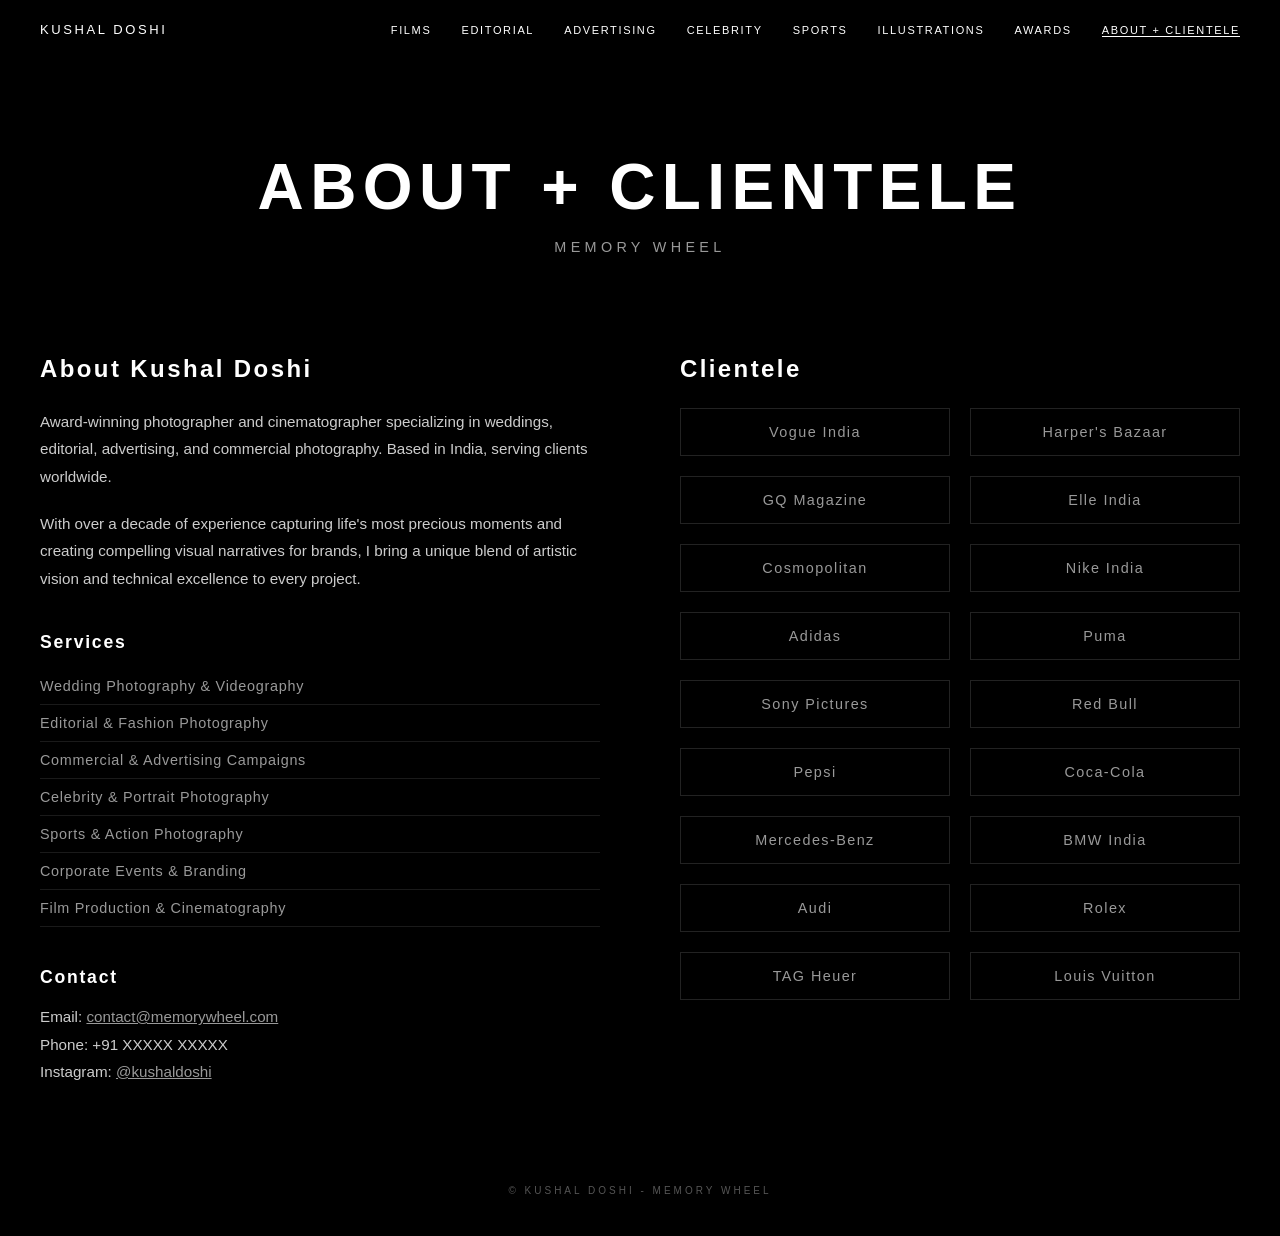
<file: about.html>
<!DOCTYPE html>
<html lang="en">
<head>
    <meta charset="UTF-8">
    <meta name="viewport" content="width=device-width, initial-scale=1.0">
    <title>About + Clientele - Kushal Doshi | Memory Wheel</title>
    <link href="https://fonts.googleapis.com/css2?family=Inter:wght@300;400;500;600;700&display=swap" rel="stylesheet">
    <link rel="stylesheet" href="styles.css">
</head>
<body>
    <nav>
        <div class="logo"><a href="index.html" style="color: inherit; text-decoration: none;">KUSHAL DOSHI</a></div>
        <div class="hamburger">
            <span></span>
            <span></span>
            <span></span>
        </div>
        <ul class="nav-links">
            <li><a href="films.html">FILMS</a></li>
            <li><a href="editorial.html">EDITORIAL</a></li>
            <li><a href="advertising.html">ADVERTISING</a></li>
            <li><a href="celebrity.html">CELEBRITY</a></li>
            <li><a href="sports.html">SPORTS</a></li>
            <li><a href="illustrations.html">ILLUSTRATIONS</a></li>
            <li><a href="awards.html">AWARDS</a></li>
            <li><a href="about.html" class="active">ABOUT + CLIENTELE</a></li>
        </ul>
    </nav>
    <section class="page-header">
        <h1>ABOUT + CLIENTELE</h1>
        <p>Memory Wheel</p>
    </section>
    <section class="about-content">
        <div class="about-bio">
            <h2>About Kushal Doshi</h2>
            <p>Award-winning photographer and cinematographer specializing in weddings, editorial, advertising, and commercial photography. Based in India, serving clients worldwide.</p>
            <p>With over a decade of experience capturing life's most precious moments and creating compelling visual narratives for brands, I bring a unique blend of artistic vision and technical excellence to every project.</p>
            
            <h3>Services</h3>
            <ul class="services-list">
                <li>Wedding Photography & Videography</li>
                <li>Editorial & Fashion Photography</li>
                <li>Commercial & Advertising Campaigns</li>
                <li>Celebrity & Portrait Photography</li>
                <li>Sports & Action Photography</li>
                <li>Corporate Events & Branding</li>
                <li>Film Production & Cinematography</li>
            </ul>

            <h3>Contact</h3>
            <p>
                Email: <a href="mailto:contact@memorywheel.com" style="color: #999;">contact@memorywheel.com</a><br>
                Phone: +91 XXXXX XXXXX<br>
                Instagram: <a href="#" style="color: #999;">@kushaldoshi</a>
            </p>
        </div>
        
        <div class="about-clients">
            <h2>Clientele</h2>
            <div class="clients-grid">
                <div class="client-name">Vogue India</div>
                <div class="client-name">Harper's Bazaar</div>
                <div class="client-name">GQ Magazine</div>
                <div class="client-name">Elle India</div>
                <div class="client-name">Cosmopolitan</div>
                <div class="client-name">Nike India</div>
                <div class="client-name">Adidas</div>
                <div class="client-name">Puma</div>
                <div class="client-name">Sony Pictures</div>
                <div class="client-name">Red Bull</div>
                <div class="client-name">Pepsi</div>
                <div class="client-name">Coca-Cola</div>
                <div class="client-name">Mercedes-Benz</div>
                <div class="client-name">BMW India</div>
                <div class="client-name">Audi</div>
                <div class="client-name">Rolex</div>
                <div class="client-name">TAG Heuer</div>
                <div class="client-name">Louis Vuitton</div>
            </div>
        </div>
    </section>
    <footer><p>© KUSHAL DOSHI - MEMORY WHEEL</p></footer>
    <script>
        // Mobile menu
        const hamburger=document.querySelector('.hamburger');
        const navLinks=document.querySelector('.nav-links');
        if(hamburger){hamburger.addEventListener('click',()=>{hamburger.classList.toggle('active');navLinks.classList.toggle('active');});document.querySelectorAll('.nav-links a').forEach(link=>{link.addEventListener('click',()=>{hamburger.classList.remove('active');navLinks.classList.remove('active');});});}
    </script>
</body>
</html>
</file>
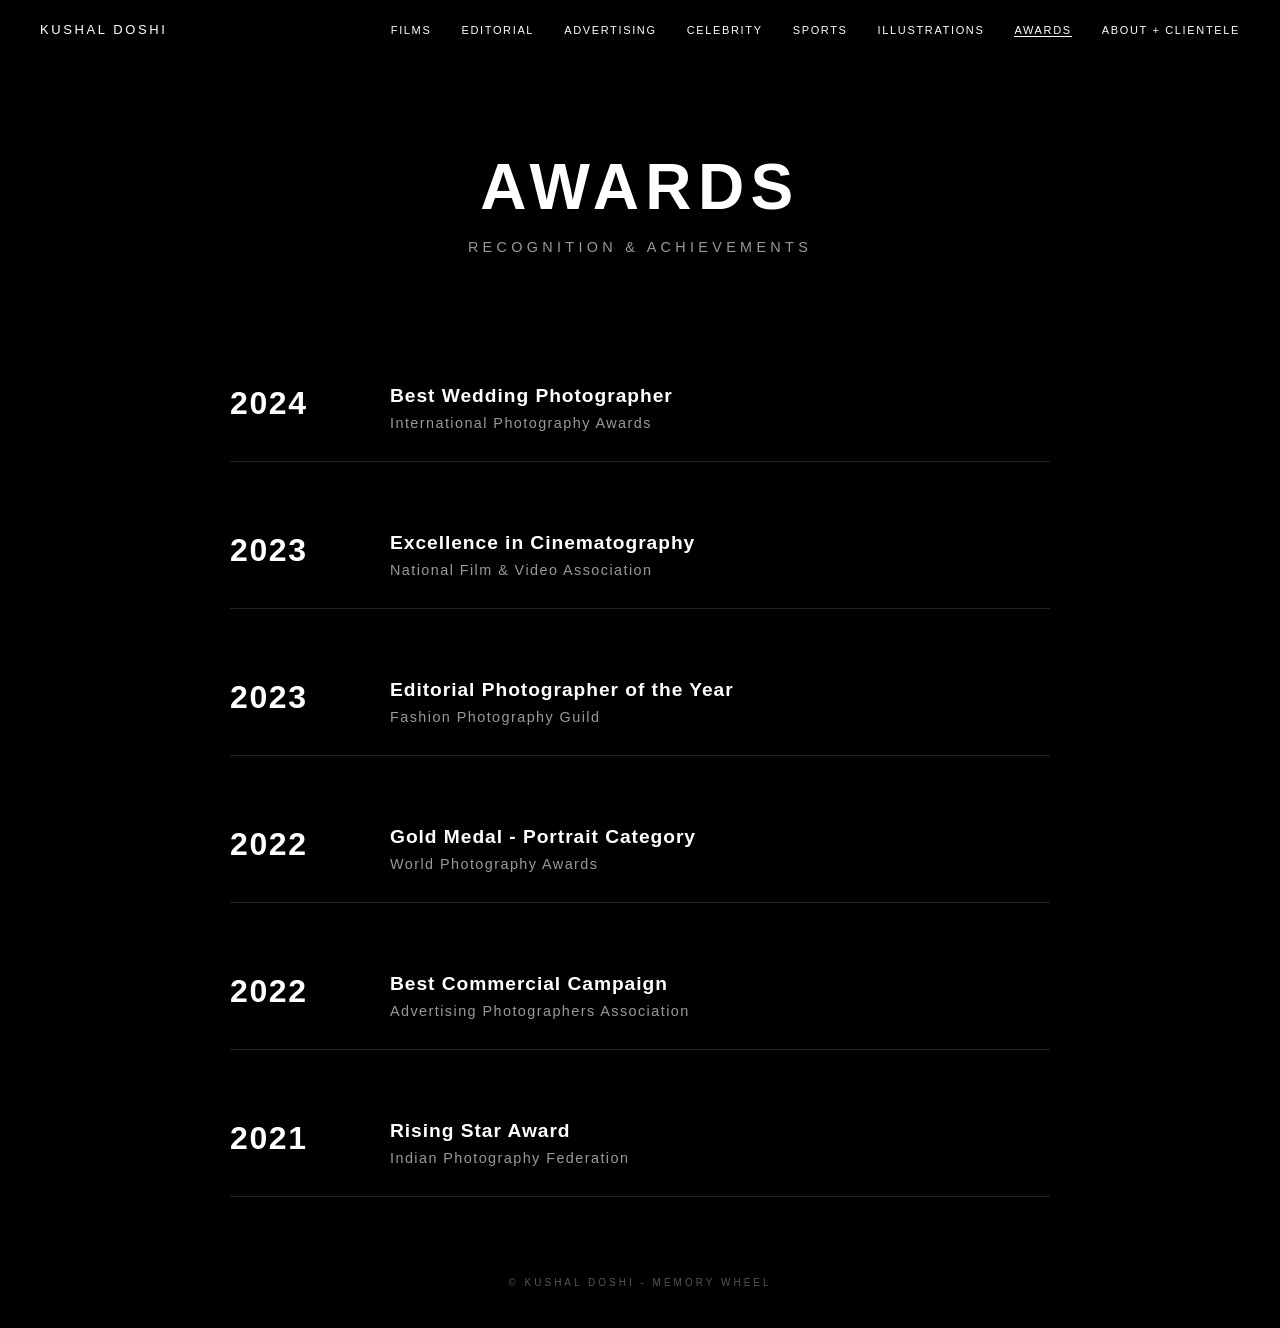
<file: awards.html>
<!DOCTYPE html>
<html lang="en">
<head>
    <meta charset="UTF-8">
    <meta name="viewport" content="width=device-width, initial-scale=1.0">
    <title>Awards - Kushal Doshi | Memory Wheel</title>
    <link href="https://fonts.googleapis.com/css2?family=Inter:wght@300;400;500;600;700&display=swap" rel="stylesheet">
    <link rel="stylesheet" href="styles.css">
</head>
<body>
    <nav>
        <div class="logo"><a href="index.html" style="color: inherit; text-decoration: none;">KUSHAL DOSHI</a></div>
        <div class="hamburger">
            <span></span>
            <span></span>
            <span></span>
        </div>
        <ul class="nav-links">
            <li><a href="films.html">FILMS</a></li>
            <li><a href="editorial.html">EDITORIAL</a></li>
            <li><a href="advertising.html">ADVERTISING</a></li>
            <li><a href="celebrity.html">CELEBRITY</a></li>
            <li><a href="sports.html">SPORTS</a></li>
            <li><a href="illustrations.html">ILLUSTRATIONS</a></li>
            <li><a href="awards.html" class="active">AWARDS</a></li>
            <li><a href="about.html">ABOUT + CLIENTELE</a></li>
        </ul>
    </nav>
    <section class="page-header">
        <h1>AWARDS</h1>
        <p>Recognition & Achievements</p>
    </section>
    <section class="awards-content">
        <div class="awards-list">
            <div class="award-item">
                <div class="award-year">2024</div>
                <div class="award-details">
                    <h3>Best Wedding Photographer</h3>
                    <p>International Photography Awards</p>
                </div>
            </div>
            <div class="award-item">
                <div class="award-year">2023</div>
                <div class="award-details">
                    <h3>Excellence in Cinematography</h3>
                    <p>National Film & Video Association</p>
                </div>
            </div>
            <div class="award-item">
                <div class="award-year">2023</div>
                <div class="award-details">
                    <h3>Editorial Photographer of the Year</h3>
                    <p>Fashion Photography Guild</p>
                </div>
            </div>
            <div class="award-item">
                <div class="award-year">2022</div>
                <div class="award-details">
                    <h3>Gold Medal - Portrait Category</h3>
                    <p>World Photography Awards</p>
                </div>
            </div>
            <div class="award-item">
                <div class="award-year">2022</div>
                <div class="award-details">
                    <h3>Best Commercial Campaign</h3>
                    <p>Advertising Photographers Association</p>
                </div>
            </div>
            <div class="award-item">
                <div class="award-year">2021</div>
                <div class="award-details">
                    <h3>Rising Star Award</h3>
                    <p>Indian Photography Federation</p>
                </div>
            </div>
        </div>
    </section>
    <footer><p>© KUSHAL DOSHI - MEMORY WHEEL</p></footer>
    <script>
        // Mobile menu
        const hamburger=document.querySelector('.hamburger');
        const navLinks=document.querySelector('.nav-links');
        if(hamburger){hamburger.addEventListener('click',()=>{hamburger.classList.toggle('active');navLinks.classList.toggle('active');});document.querySelectorAll('.nav-links a').forEach(link=>{link.addEventListener('click',()=>{hamburger.classList.remove('active');navLinks.classList.remove('active');});});}
    </script>
</body>
</html>
</file>
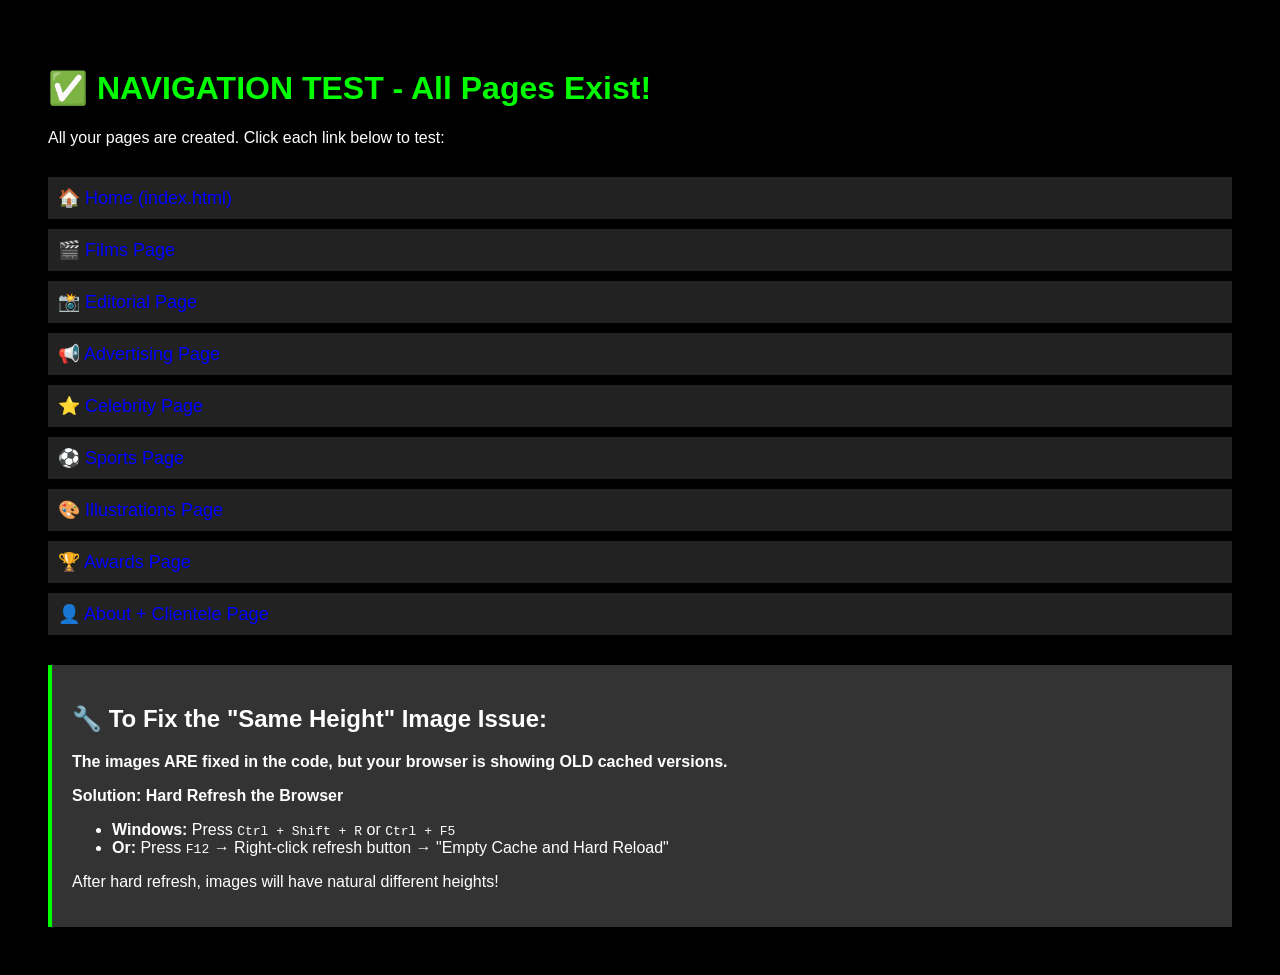
<file: TEST_NAVIGATION.html>
<!DOCTYPE html>
<html>
<head>
    <title>Navigation Test - Kushal Doshi</title>
    <style>
        body {
            background: #000;
            color: #fff;
            font-family: Arial, sans-serif;
            padding: 40px;
        }
        h1 { color: #0f0; }
        .links { margin: 30px 0; }
        .links a {
            display: block;
            color: #00f;
            font-size: 18px;
            margin: 10px 0;
            padding: 10px;
            background: #222;
            text-decoration: none;
        }
        .links a:hover { background: #444; }
        .note {
            background: #333;
            padding: 20px;
            margin-top: 30px;
            border-left: 4px solid #0f0;
        }
    </style>
</head>
<body>
    <h1>✅ NAVIGATION TEST - All Pages Exist!</h1>
    
    <p>All your pages are created. Click each link below to test:</p>
    
    <div class="links">
        <a href="index.html">🏠 Home (index.html)</a>
        <a href="films.html">🎬 Films Page</a>
        <a href="editorial.html">📸 Editorial Page</a>
        <a href="advertising.html">📢 Advertising Page</a>
        <a href="celebrity.html">⭐ Celebrity Page</a>
        <a href="sports.html">⚽ Sports Page</a>
        <a href="illustrations.html">🎨 Illustrations Page</a>
        <a href="awards.html">🏆 Awards Page</a>
        <a href="about.html">👤 About + Clientele Page</a>
    </div>
    
    <div class="note">
        <h2>🔧 To Fix the "Same Height" Image Issue:</h2>
        <p><strong>The images ARE fixed in the code, but your browser is showing OLD cached versions.</strong></p>
        <p><strong>Solution: Hard Refresh the Browser</strong></p>
        <ul>
            <li><strong>Windows:</strong> Press <code>Ctrl + Shift + R</code> or <code>Ctrl + F5</code></li>
            <li><strong>Or:</strong> Press <code>F12</code> → Right-click refresh button → "Empty Cache and Hard Reload"</li>
        </ul>
        <p>After hard refresh, images will have natural different heights!</p>
    </div>
</body>
</html>
</file>
<file: styles.css>
/* ====================================
   KUSHAL DOSHI - MEMORY WHEEL
   Photography & Videography Portfolio
   ==================================== */

* {
    margin: 0;
    padding: 0;
    box-sizing: border-box;
}

body {
    font-family: "Helvetica Neue", Arial, sans-serif;
    background: #000000;
    color: #FFFFFF;
    overflow-x: hidden;
}

/* =====================================
   NAVIGATION BAR
   ===================================== */

nav {
    position: fixed;
    top: 0;
    left: 0;
    width: 100%;
    background: rgba(0, 0, 0, 0.85);
    backdrop-filter: blur(10px);
    z-index: 1000;
    padding: 20px 40px;
    display: flex;
    justify-content: space-between;
    align-items: center;
}

.logo {
    font-size: 13px;
    letter-spacing: 0.2em;
    text-transform: uppercase;
    font-weight: 500;
    color: #FFFFFF;
}

.nav-links {
    display: flex;
    gap: 30px;
    list-style: none;
}

.nav-links a {
    font-size: 11px;
    letter-spacing: 0.15em;
    text-transform: uppercase;
    color: #fff;
    text-decoration: none;
    transition: color 0.3s ease;
}

.nav-links a:hover {
    color: #aaa;
}

.nav-links a.active {
    color: #FFFFFF;
    border-bottom: 1px solid #FFFFFF;
}

/* HAMBURGER MENU (Hidden on desktop) */
.hamburger {
    display: none;
    flex-direction: column;
    cursor: pointer;
    gap: 5px;
    z-index: 1001;
}

.hamburger span {
    width: 25px;
    height: 2px;
    background: #FFFFFF;
    transition: all 0.3s ease;
}

.hamburger.active span:nth-child(1) {
    transform: rotate(45deg) translate(7px, 7px);
}

.hamburger.active span:nth-child(2) {
    opacity: 0;
}

.hamburger.active span:nth-child(3) {
    transform: rotate(-45deg) translate(7px, -7px);
}

/* =====================================
   HERO SECTION
   ===================================== */

.hero {
    height: 100vh;
    display: flex;
    flex-direction: column;
    align-items: center;
    justify-content: center;
    text-align: center;
    background: #000000;
    animation: fadeInUp 1.2s ease-out;
}

/* =====================================
   PAGE HEADER (FOR INDIVIDUAL PAGES)
   ===================================== */

.page-header {
    padding: 150px 40px 60px 40px;
    text-align: center;
    background: #000000;
    animation: fadeInUp 1.2s ease-out;
}

.page-header h1 {
    font-size: clamp(2.5rem, 5vw, 4rem);
    font-weight: 700;
    letter-spacing: 0.1em;
    margin-bottom: 15px;
    color: #FFFFFF;
}

.page-header p {
    font-size: 0.9rem;
    font-weight: 300;
    letter-spacing: 0.3em;
    color: #999;
    text-transform: uppercase;
}

@keyframes fadeInUp {
    from {
        opacity: 0;
        transform: translateY(30px);
    }
    to {
        opacity: 1;
        transform: translateY(0);
    }
}

.hero h1 {
    font-size: clamp(3.5rem, 8vw, 8rem);
    font-weight: 700;
    letter-spacing: 0.05em;
    margin-bottom: 20px;
    color: #FFFFFF;
}

.hero h2 {
    font-size: 1rem;
    font-weight: 300;
    letter-spacing: 0.4em;
    color: #aaa;
    text-transform: uppercase;
}

.hero-logo {
    max-width: 500px;
    width: 80%;
    height: auto;
    animation: fadeInUp 1.5s ease-out;
}

/* =====================================
   IMAGE GRID - 2 COLUMN LAYOUT (LIKE AVINASHJAISINGH.COM)
   ===================================== */

.grid {
    display: grid;
    grid-template-columns: repeat(2, 1fr); /* 2 equal columns */
    gap: 3px;
    background: #000;
}

.card {
    position: relative;
    overflow: hidden;
    cursor: pointer;
    background: #111;
    opacity: 0;
    transform: translateY(25px);
    transition: opacity 0.6s ease, transform 0.6s ease;
    width: 100%;
}

.card.visible {
    opacity: 1;
    transform: translateY(0);
}

/* All cards take full width of their column */
.card-full,
.card-half,
.card-third {
    grid-column: span 1; /* Each takes one column */
    width: 100%;
}

/* Images maintain natural aspect ratio */
.card img {
    width: 100%;
    height: auto; /* Natural height - no cropping */
    display: block;
    transition: transform 0.5s ease;
}

.card:hover img {
    transform: scale(1.04);
}

/* =====================================
   OVERLAY
   ===================================== */

.overlay {
    position: absolute;
    inset: 0;
    background: rgba(0, 0, 0, 0.55);
    display: flex;
    flex-direction: column;
    align-items: center;
    justify-content: center;
    opacity: 0;
    transition: opacity 0.35s ease;
}

.card:hover .overlay {
    opacity: 1;
}

.overlay h3 {
    font-size: 1.1rem;
    font-weight: 400;
    letter-spacing: 0.2em;
    text-transform: uppercase;
    color: #FFFFFF;
    margin-bottom: 8px;
}

.overlay p {
    font-size: 0.75rem;
    letter-spacing: 0.15em;
    color: #ccc;
    font-style: italic;
}

/* =====================================
   AWARDS PAGE
   ===================================== */

.awards-content {
    max-width: 900px;
    margin: 0 auto;
    padding: 40px;
}

.awards-list {
    display: flex;
    flex-direction: column;
    gap: 40px;
}

.award-item {
    display: flex;
    gap: 40px;
    padding: 30px 0;
    border-bottom: 1px solid #222;
    transition: all 0.3s ease;
}

.award-item:hover {
    border-bottom-color: #444;
}

.award-year {
    font-size: 2rem;
    font-weight: 700;
    color: #FFFFFF;
    min-width: 120px;
    letter-spacing: 0.05em;
}

.award-details h3 {
    font-size: 1.2rem;
    font-weight: 600;
    color: #FFFFFF;
    margin-bottom: 8px;
    letter-spacing: 0.05em;
}

.award-details p {
    font-size: 0.9rem;
    font-weight: 300;
    color: #999;
    letter-spacing: 0.1em;
}

/* =====================================
   ABOUT PAGE
   ===================================== */

.about-content {
    max-width: 1400px;
    margin: 0 auto;
    padding: 40px;
    display: grid;
    grid-template-columns: 1fr 1fr;
    gap: 80px;
}

.about-bio h2,
.about-clients h2 {
    font-size: 1.5rem;
    font-weight: 700;
    color: #FFFFFF;
    margin-bottom: 25px;
    letter-spacing: 0.1em;
}

.about-bio h3 {
    font-size: 1.1rem;
    font-weight: 600;
    color: #FFFFFF;
    margin-top: 40px;
    margin-bottom: 15px;
    letter-spacing: 0.1em;
}

.about-bio p {
    font-size: 0.95rem;
    line-height: 1.8;
    color: #ccc;
    margin-bottom: 20px;
}

.services-list {
    list-style: none;
    padding: 0;
}

.services-list li {
    font-size: 0.9rem;
    color: #999;
    padding: 10px 0;
    border-bottom: 1px solid #1a1a1a;
    letter-spacing: 0.05em;
}

.clients-grid {
    display: grid;
    grid-template-columns: repeat(2, 1fr);
    gap: 20px;
}

.client-name {
    font-size: 0.9rem;
    font-weight: 500;
    color: #999;
    padding: 15px;
    border: 1px solid #222;
    text-align: center;
    letter-spacing: 0.1em;
    transition: all 0.3s ease;
}

.client-name:hover {
    color: #FFFFFF;
    border-color: #444;
}

/* =====================================
   FOOTER
   ===================================== */

footer {
    background: #000;
    padding: 40px;
    text-align: center;
}

footer p {
    font-size: 10px;
    letter-spacing: 0.3em;
    color: #555;
    text-transform: uppercase;
}

/* =====================================
   RESPONSIVE - MOBILE
   ===================================== */

@media (max-width: 768px) {
    nav {
        padding: 15px 20px;
    }

    .logo {
        font-size: 11px;
    }

    /* Show hamburger on mobile */
    .hamburger {
        display: flex;
    }

    /* Hide nav links by default on mobile */
    .nav-links {
        position: fixed;
        top: 60px;
        left: 0;
        right: 0;
        background: rgba(0, 0, 0, 0.98);
        flex-direction: column;
        align-items: center;
        gap: 0;
        padding: 20px 0;
        transform: translateY(-100%);
        opacity: 0;
        transition: transform 0.3s ease, opacity 0.3s ease;
        pointer-events: none;
        border-bottom: 1px solid rgba(255, 255, 255, 0.1);
    }

    /* Show nav links when active */
    .nav-links.active {
        display: flex;
        transform: translateY(0);
        opacity: 1;
        pointer-events: all;
    }

    .nav-links li {
        width: 100%;
        text-align: center;
        padding: 15px 0;
        border-bottom: 1px solid rgba(255, 255, 255, 0.05);
    }

    .nav-links li:last-child {
        border-bottom: none;
    }

    .nav-links a {
        font-size: 12px;
        padding: 10px 20px;
    }

    .hero h1 {
        font-size: 2.5rem;
    }

    .hero h2 {
        font-size: 0.8rem;
        letter-spacing: 0.3em;
    }

    .grid {
        grid-template-columns: 1fr; /* Single column on mobile */
        gap: 2px;
    }

    /* MOBILE - All cards full width with natural height */
    .card-full,
    .card-half,
    .card-third {
        grid-column: span 1;
        width: 100%;
    }

    .card img {
        width: 100%;
        height: auto; /* Maintain natural aspect ratio */
    }

    .award-item {
        flex-direction: column;
        gap: 15px;
    }

    .award-year {
        font-size: 1.5rem;
    }

    .about-content {
        grid-template-columns: 1fr;
        gap: 40px;
    }

    .clients-grid {
        grid-template-columns: 1fr;
    }
}
</file>
